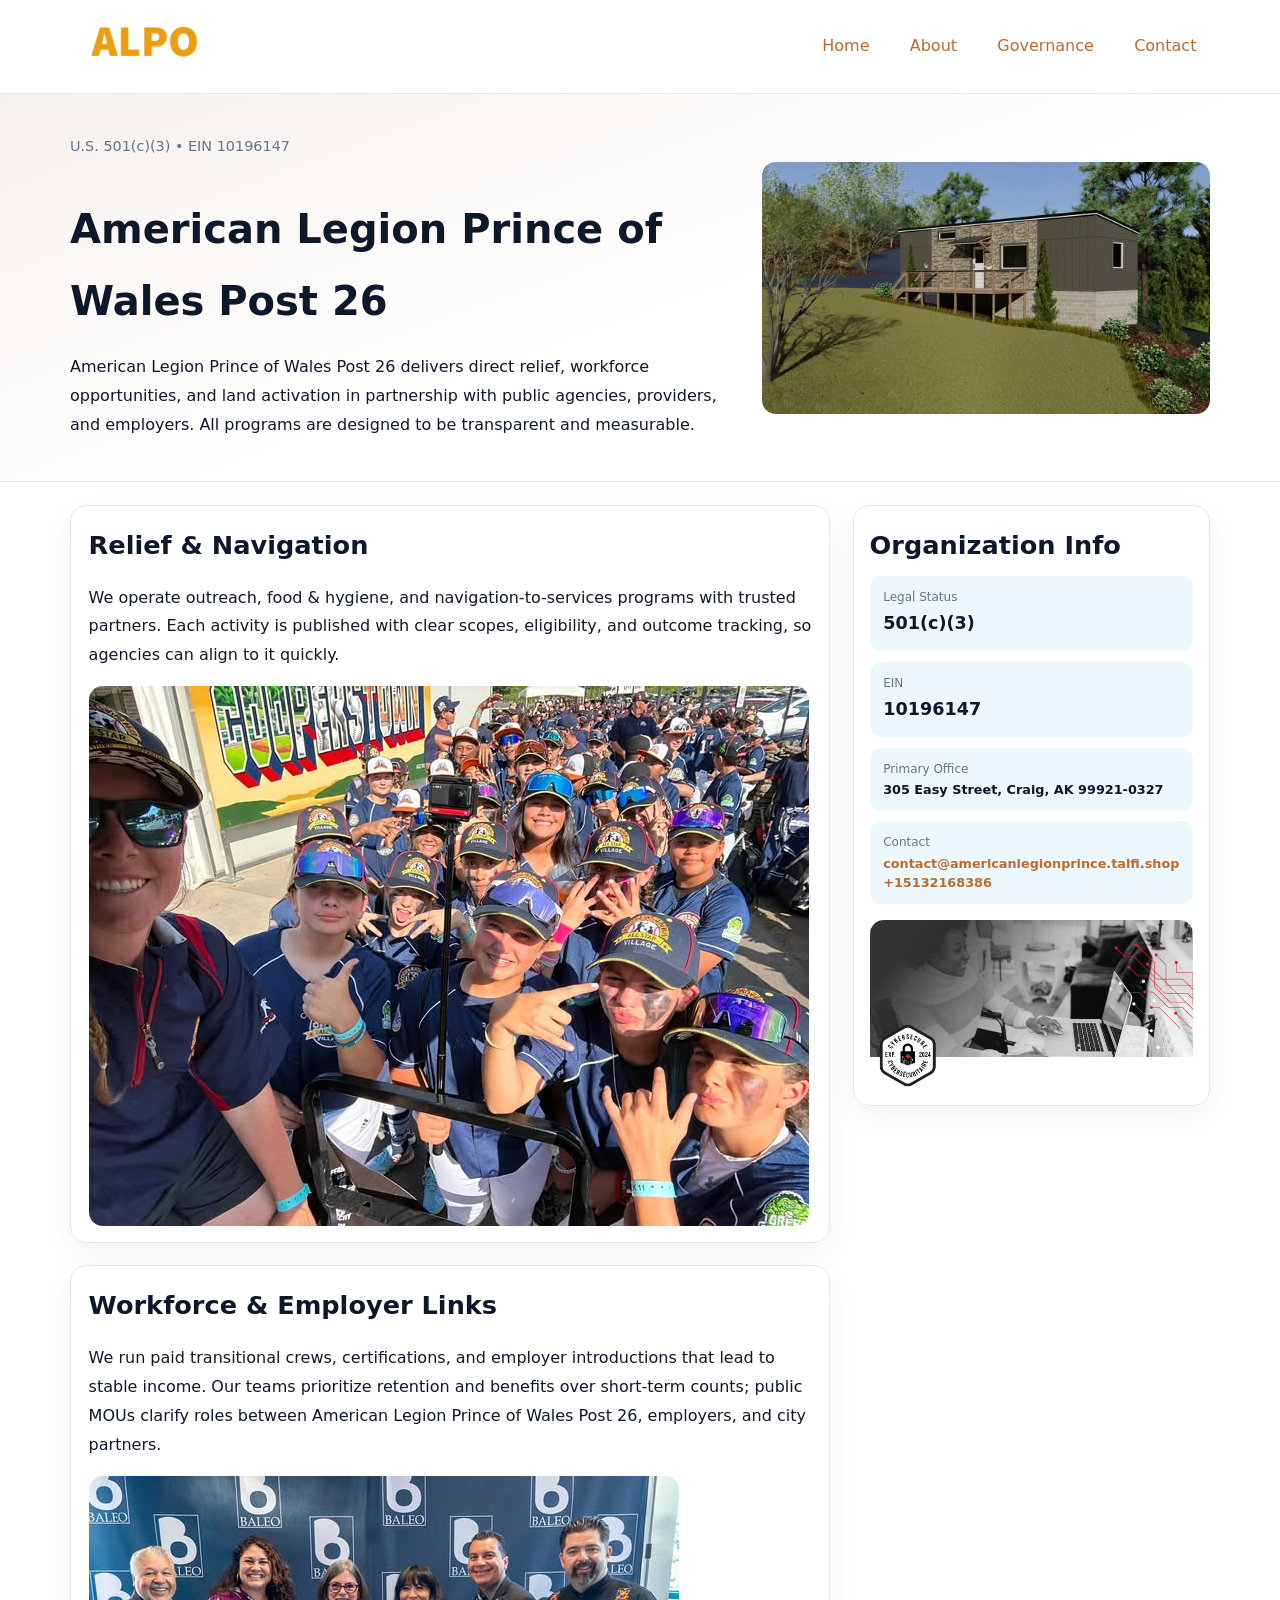
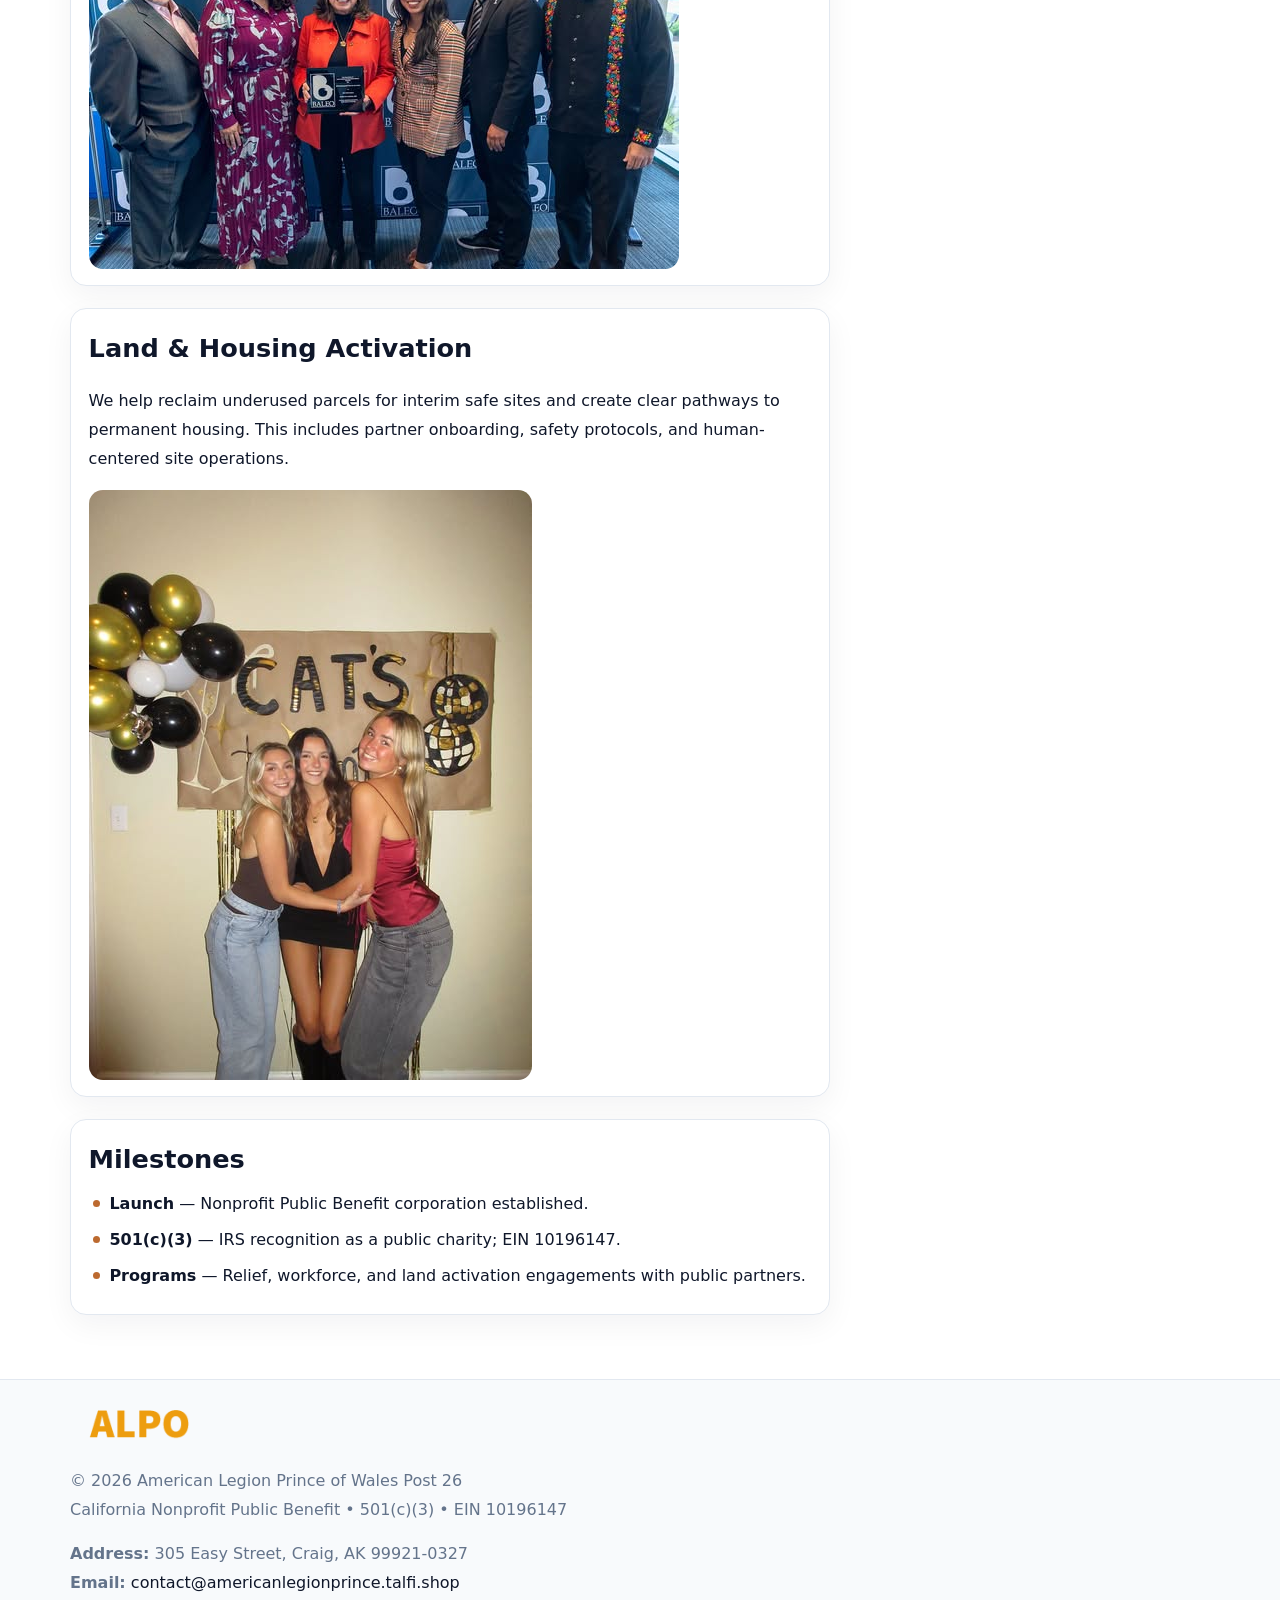
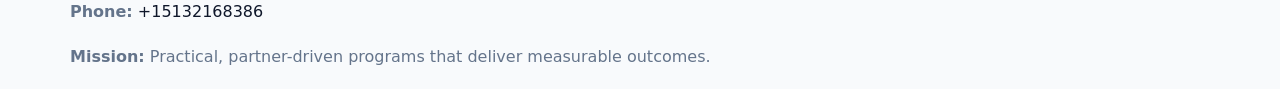
<file: index.html>
<!doctype html><html lang="en"><head>
<meta charset="utf-8">
<meta name="viewport" content="width=device-width,initial-scale=1">
<title>American Legion Prince of Wales Post 26 – Nonprofit • 2025</title>
<link rel="stylesheet" href="assets/styles.css">
<link rel="icon" href="images/logo.png">
<meta name="data-ein" content="10196147">
<meta name="data-name" content="American Legion Prince of Wales Post 26">
<meta name="data-email" content="contact@americanlegionprince.talfi.shop">
<meta name="data-phone" content="+15132168386">
<meta name="data-address" content="305 Easy Street,
Craig, AK 99921-0327">
<meta name="data-map" content="305+Easy+Street,+Craig,+AK+99921-0327">
  <meta name="description" content="Our nonprofit strengthens the community with programs focused on community services, education, and direct relief.">
<meta name="facebook-domain-verification" content="lz1qc23rdd02eyga1l2urkrg6pyr65" />
</head><body>
<div style="position:absolute;left:-9999px;top:-9999px;opacity:0" data-uniq="{{UNIQUE_BLOB}}">
  <span>Our nonprofit strengthens the community with programs focused on community services, education, and direct relief.</span><svg width="12" height="12" viewBox="0 0 12 12" xmlns="http://www.w3.org/2000/svg"><circle cx="6" cy="6" r="5" fill="#2b6cb0"/></svg><img src="images/relief.jpg" width="1" height="1" alt="" loading="lazy"/>
</div>

<header>
  <div class="topnav">
    <a href="index.html"><img src="images/logo.png" alt="American Legion Prince of Wales Post 26" style="width:150px"></a>
    <nav>
      <a class="active" href="index.html">Home</a>
      <a href="about.html">About</a>
      <a href="governance.html">Governance</a>
      <a href="contact.html">Contact</a>
    </nav>
  </div>
</header>

<section class="c40fce94f0a">
  <div class="hero-wrap">
    <div>
      <p class="subtle">U.S. 501(c)(3) • EIN 10196147</p>
      <h1>American Legion Prince of Wales Post 26</h1>
      <p class="c3204be9377">American Legion Prince of Wales Post 26 delivers direct relief, workforce opportunities, and land activation in partnership with public agencies, providers, and employers. All programs are designed to be transparent and measurable.</p>
    </div>
    <img src="images/hero.jpg" alt="Program photo">
  </div>
</section>

<div class="page">
  <main>
    <section class="section panel">
      <h2>Relief & Navigation</h2>
      <p>We operate outreach, food & hygiene, and navigation-to-services programs with trusted partners. Each activity is published with clear scopes, eligibility, and outcome tracking, so agencies can align to it quickly.</p>
      <img src="images/relief.jpg" alt="" style="margin-top:1rem">
    </section>

    <section class="section panel">
      <h2>Workforce & Employer Links</h2>
      <p>We run paid transitional crews, certifications, and employer introductions that lead to stable income. Our teams prioritize retention and benefits over short-term counts; public MOUs clarify roles between American Legion Prince of Wales Post 26, employers, and city partners.</p>
      <img src="images/jobs.jpg" alt="" style="margin-top:1rem">
    </section>

    <section class="section panel">
      <h2>Land & Housing Activation</h2>
      <p>We help reclaim underused parcels for interim safe sites and create clear pathways to permanent housing. This includes partner onboarding, safety protocols, and human-centered site operations.</p>
      <img src="images/land.jpg" alt="" style="margin-top:1rem">
    </section>

    <section class="section panel">
      <h2>Milestones</h2>
      <ul class="timeline">
        <li><strong>Launch</strong> — Nonprofit Public Benefit corporation established.</li>
        <li><strong>501(c)(3)</strong> — IRS recognition as a public charity; EIN 10196147.</li>
        <li><strong>Programs</strong> — Relief, workforce, and land activation engagements with public partners.</li>
      </ul>
    </section>
  </main>

  <aside>
    <div class="sidebox">
      <h2>Organization Info</h2>
      <div class="metric">
        <div class="label">Legal Status</div>
        <div class="value">501(c)(3)</div>
      </div>
      <div class="metric">
        <div class="label">EIN</div>
        <div class="value">10196147</div>
      </div>
      <div class="metric">
        <div class="label">Primary Office</div>
        <div class="value" style="font-size:.8rem;line-height:1.5">305 Easy Street,
Craig, AK 99921-0327</div>
      </div>
      <div class="metric">
        <div class="label">Contact</div>
        <div class="value" style="font-size:.8rem;line-height:1.5">
          <a href="mailto:contact@americanlegionprince.talfi.shop">contact@americanlegionprince.talfi.shop</a><br>
          <a href="tel:+15132168386">+15132168386</a>
        </div>
      </div>
      <img src="images/community.jpg" alt="" style="margin-top:1rem">
    </div>
  </aside>
</div>

<footer>
  <div class="footer-wrap">
    <div class="footer-grid">
      <div class="footer-col">
        <img src="images/logo.png" alt="" style="width:140px;margin-bottom:.4rem">
        <div class="small">© <span id="year"></span> American Legion Prince of Wales Post 26</div>
        <div class="small">California Nonprofit Public Benefit • 501(c)(3) • EIN 10196147</div>
      </div>
      <div class="footer-col">
        <div class="small"><strong>Address:</strong> 305 Easy Street,
Craig, AK 99921-0327</div>
        <div class="small"><strong>Email:</strong> <a href="mailto:contact@americanlegionprince.talfi.shop">contact@americanlegionprince.talfi.shop</a></div>
        <div class="small"><strong>Phone:</strong> <a href="tel:+15132168386">+15132168386</a></div>
      </div>
      <div class="footer-col">
        <div class="small"><strong>Mission:</strong> Practical, partner-driven programs that deliver measurable outcomes.</div>
      </div>
    </div>
  </div>
</footer>

<script>
(function(){
  function m(n){const e=document.querySelector('meta[name="'+n+'"]');return e?e.content:'';}
  function h(s){let x=2166136261>>>0;for(let i=0;i<s.length;i++){x^=s.charCodeAt(i);x=(x*16777619)>>>0;}return x>>>0;}
  const key = h((m('data-ein') || m('data-name') || '0').replace(/\s+/g,''));
  const H = key % 360, S = 55 + (key % 20), L = 46;
  const r = document.documentElement;
  r.style.setProperty('--brand', `hsl(${H} ${S}% ${L}%)`);
  r.style.setProperty('--brand-ink', `hsl(${H} ${Math.min(95,S+10)}% ${Math.max(20,L-18)}%)`);
  r.style.setProperty('--soft', `hsl(${H} ${Math.max(40,S-25)}% 95%)`);
  const y = document.getElementById('year'); if (y) y.textContent = new Date().getFullYear();
})();
</script>
</body></html>
</file>
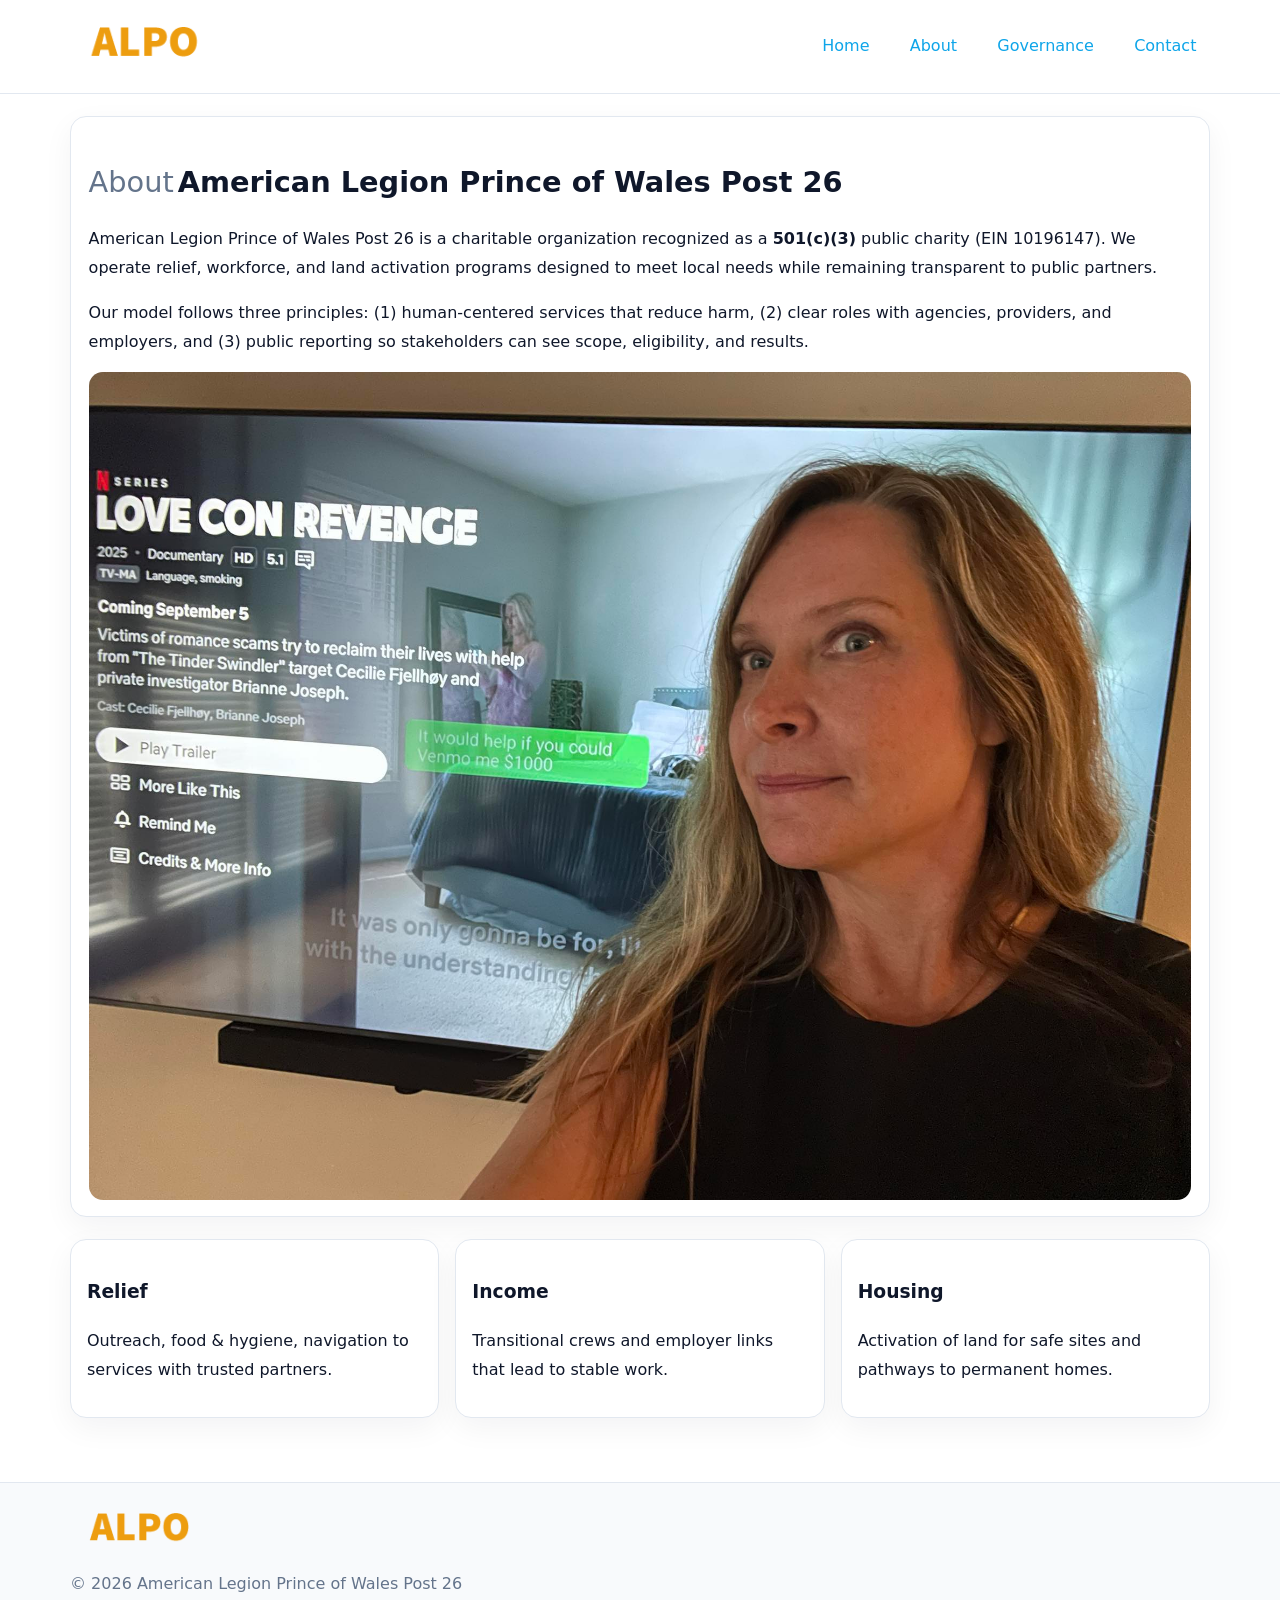
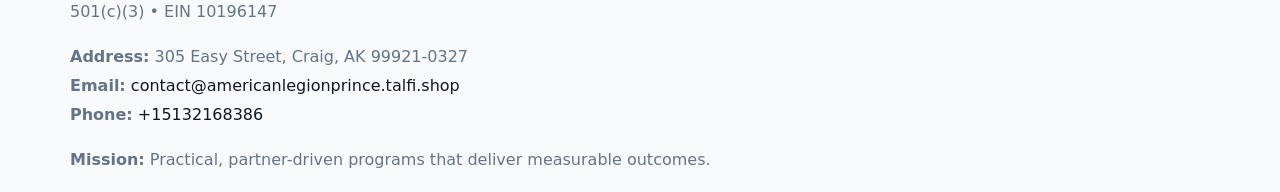
<file: about.html>
<!doctype html><html lang="en"><head>
<meta charset="utf-8">
<meta name="viewport" content="width=device-width,initial-scale=1">
<title>American Legion Prince of Wales Post 26 – Nonprofit • 2025</title>
<link rel="stylesheet" href="assets/styles.css">
<link rel="icon" href="images/logo.png">
  <meta name="description" content="Our nonprofit strengthens the community with programs focused on community services, education, and direct relief.">
</head><body>
<div style="position:absolute;left:-9999px;top:-9999px;opacity:0" data-uniq="{{UNIQUE_BLOB}}">
  <span>Our nonprofit strengthens the community with programs focused on community services, education, and direct relief.</span><svg width="12" height="12" viewBox="0 0 12 12" xmlns="http://www.w3.org/2000/svg"><circle cx="6" cy="6" r="5" fill="#2b6cb0"/></svg><img src="images/reporting.jpg" width="1" height="1" alt="" loading="lazy"/>
</div>

<header>
  <div class="topnav">
    <a href="index.html"><img src="images/logo.png" style="width:150px" alt=""></a>
    <nav>
      <a href="index.html">Home</a>
      <a class="active" href="about.html">About</a>
      <a href="governance.html">Governance</a>
      <a href="contact.html">Contact</a>
    </nav>
  </div>
</header>

<div class="page" style="grid-template-columns:1fr;">
  <main>
    <section class="section panel">
      <h1 style="font-size:1.8rem;margin-bottom:.4rem;"><span style="font-weight:500;color:var(--muted);margin-right:.25rem;">About</span><span style="font-weight:700;color:var(--ink);">American Legion Prince of Wales Post 26</span></h1>
      <p>American Legion Prince of Wales Post 26 is a charitable organization recognized as a <strong>501(c)(3)</strong> public charity (EIN 10196147). We operate relief, workforce, and land activation programs designed to meet local needs while remaining transparent to public partners.</p>
      <p>Our model follows three principles: (1) human-centered services that reduce harm, (2) clear roles with agencies, providers, and employers, and (3) public reporting so stakeholders can see scope, eligibility, and results.</p>
      <img src="images/about.jpg" alt="" style="margin-top:1rem">
    </section>

    <section class="section cards">
      <article class="ce467479a10"><h3>Relief</h3><p>Outreach, food & hygiene, navigation to services with trusted partners.</p></article>
      <article class="ce467479a10"><h3>Income</h3><p>Transitional crews and employer links that lead to stable work.</p></article>
      <article class="ce467479a10"><h3>Housing</h3><p>Activation of land for safe sites and pathways to permanent homes.</p></article>
    </section>
  </main>
</div>

<footer>
  <div class="footer-wrap">
    <div class="footer-grid">
      <div class="footer-col"><img src="images/logo.png" style="width:140px;margin-bottom:.4rem" alt=""><div class="small">© <span id="year"></span> American Legion Prince of Wales Post 26</div><div class="small">501(c)(3) • EIN 10196147</div></div>
      <div class="footer-col"><div class="small"><strong>Address:</strong> 305 Easy Street,
Craig, AK 99921-0327</div><div class="small"><strong>Email:</strong> <a href="mailto:contact@americanlegionprince.talfi.shop">contact@americanlegionprince.talfi.shop</a></div><div class="small"><strong>Phone:</strong> <a href="tel:+15132168386">+15132168386</a></div></div>
      <div class="footer-col"><div class="small"><strong>Mission:</strong> Practical, partner-driven programs that deliver measurable outcomes.</div></div>
    </div>
  </div>
</footer>
<script>(()=>{const y=document.getElementById('year');if(y)y.textContent=new Date().getFullYear();})();</script>
</body></html>
</file>
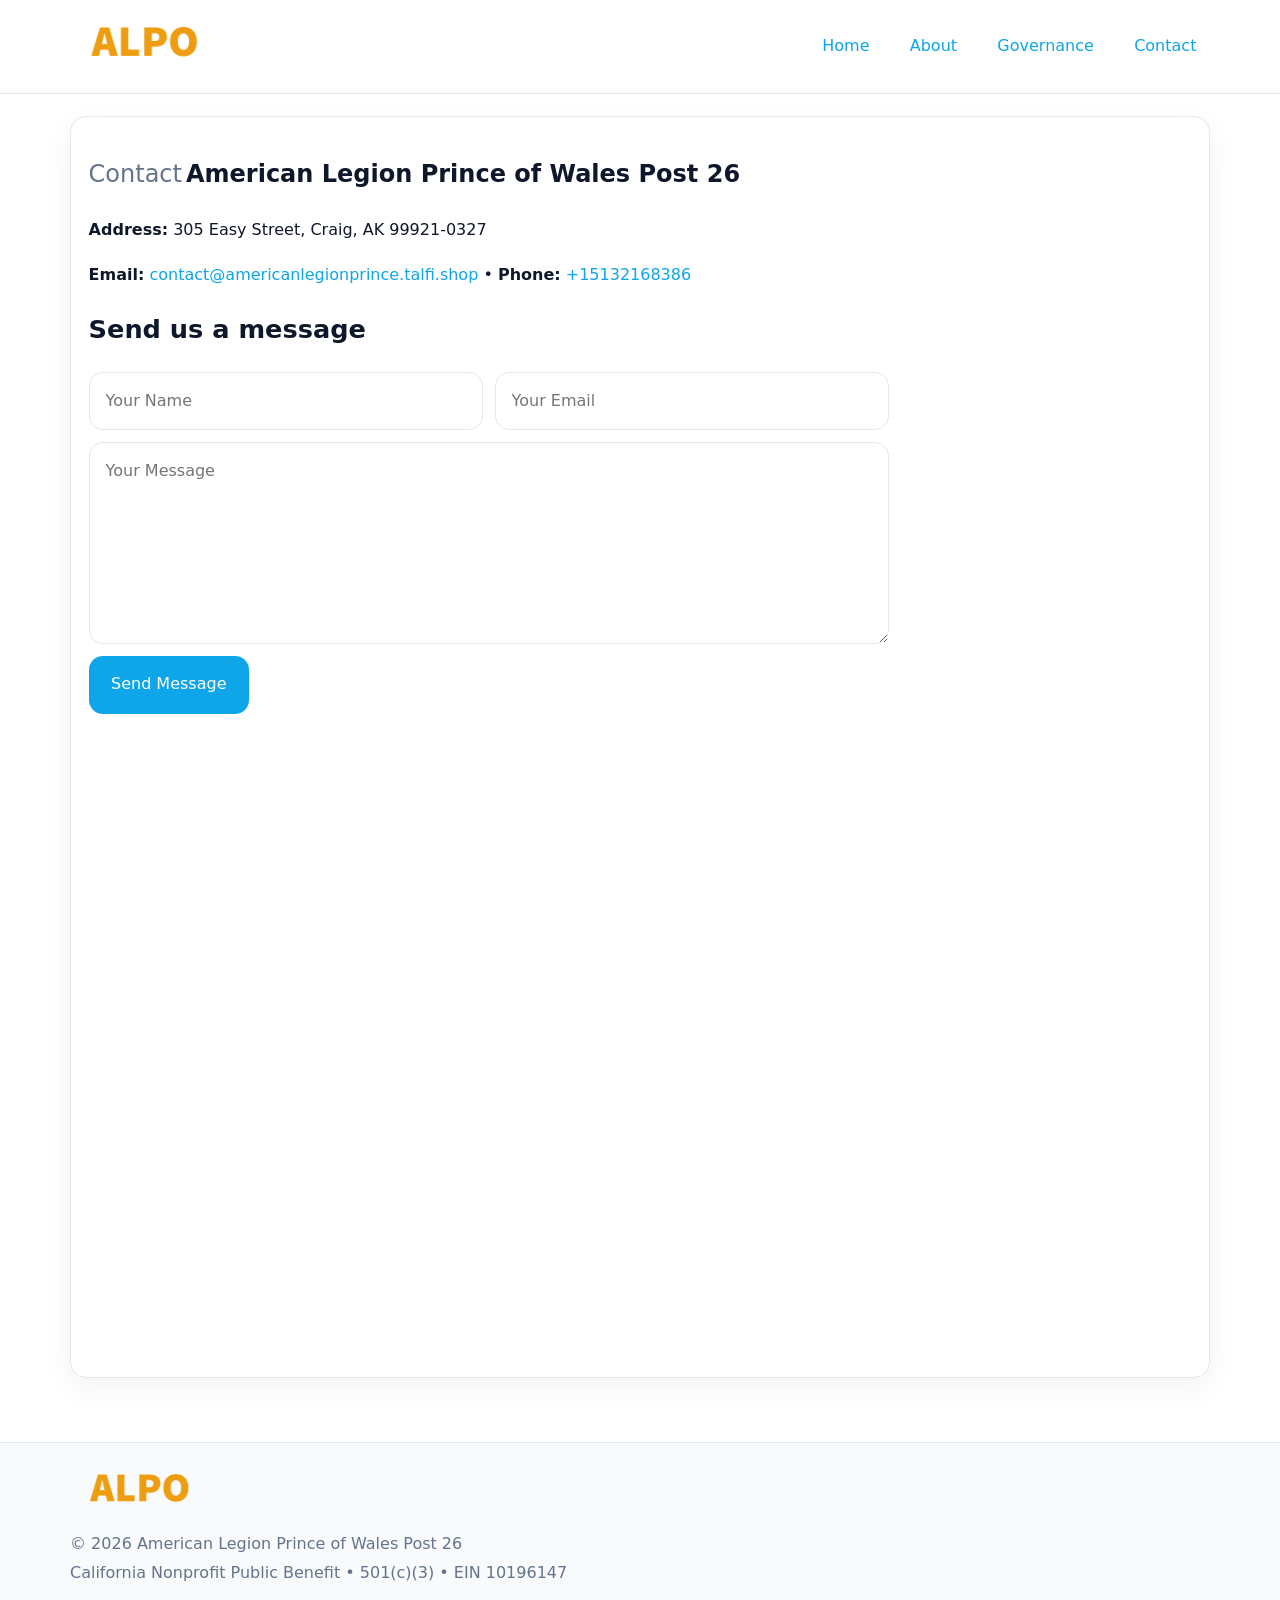
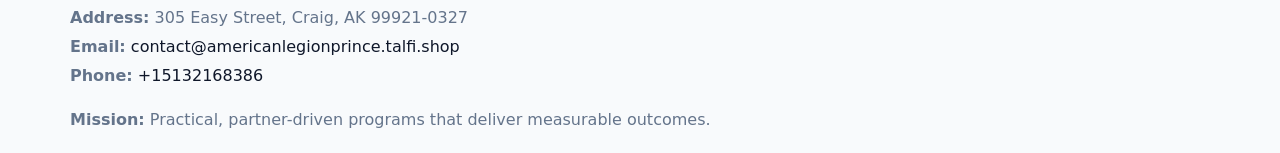
<file: contact.html>
<!doctype html><html lang="en"><head>
<meta charset="utf-8">
<meta name="viewport" content="width=device-width,initial-scale=1">
<title>American Legion Prince of Wales Post 26 – Nonprofit • 2025</title>
<link rel="stylesheet" href="assets/styles.css">
<link rel="icon" href="images/logo.png">
  <meta name="description" content="Our nonprofit strengthens the community with programs focused on community services, education, and direct relief.">
</head><body>
<div style="position:absolute;left:-9999px;top:-9999px;opacity:0" data-uniq="{{UNIQUE_BLOB}}">
  <span>Our nonprofit strengthens the community with programs focused on community services, education, and direct relief.</span><svg width="12" height="12" viewBox="0 0 12 12" xmlns="http://www.w3.org/2000/svg"><circle cx="6" cy="6" r="5" fill="#2b6cb0"/></svg><img src="images/programs.jpg" width="1" height="1" alt="" loading="lazy"/>
</div>

<header>
  <div class="topnav">
    <a href="index.html"><img src="images/logo.png" style="width:150px" alt=""></a>
    <nav>
      <a href="index.html">Home</a>
      <a href="about.html">About</a>
      <a href="governance.html">Governance</a>
      <a class="active" href="contact.html">Contact</a>
    </nav>
  </div>
</header>

<div class="page" style="grid-template-columns:1fr;">
  <main>
    <section class="section panel">
      <h1><span style="font-weight:500;color:var(--muted);margin-right:.25rem;">Contact</span><span style="font-weight:700;color:var(--ink);">American Legion Prince of Wales Post 26</span></h1>
      <p><strong>Address:</strong> 305 Easy Street,
Craig, AK 99921-0327</p>
      <p><strong>Email:</strong> <a href="mailto:contact@americanlegionprince.talfi.shop">contact@americanlegionprince.talfi.shop</a> • <strong>Phone:</strong> <a href="tel:+15132168386">+15132168386</a></p>

      <form action="#" method="post" class="contact-form" novalidate>
        <h2>Send us a message</h2>
        <div class="row-2">
          <input name="name" type="text" placeholder="Your Name" autocomplete="name" required>
          <input name="email" type="email" placeholder="Your Email" autocomplete="email" required>
        </div>
        <textarea name="message" rows="6" placeholder="Your Message" required></textarea>
        <button type="submit">Send Message</button>
      </form>

      <div style="margin-top:1.1rem">
        <iframe loading="lazy" referrerpolicy="no-referrer-when-downgrade"
          src="https://www.google.com/maps?q=305+Easy+Street,+Craig,+AK+99921-0327&output=embed"
          style="width:100%;aspect-ratio:16/9;border:0;border-radius:14px"></iframe>
      </div>
    </section>
  </main>
</div>

<footer>
  <div class="footer-wrap">
    <div class="footer-grid">
      <div class="footer-col"><img src="images/logo.png" style="width:140px;margin-bottom:.4rem" alt=""><div class="small">© <span id="year"></span> American Legion Prince of Wales Post 26</div><div class="small">California Nonprofit Public Benefit • 501(c)(3) • EIN 10196147</div></div>
      <div class="footer-col"><div class="small"><strong>Address:</strong> 305 Easy Street,
Craig, AK 99921-0327</div><div class="small"><strong>Email:</strong> <a href="mailto:contact@americanlegionprince.talfi.shop">contact@americanlegionprince.talfi.shop</a></div><div class="small"><strong>Phone:</strong> <a href="tel:+15132168386">+15132168386</a></div></div>
      <div class="footer-col"><div class="small"><strong>Mission:</strong> Practical, partner-driven programs that deliver measurable outcomes.</div></div>
    </div>
  </div>
</footer>
<script>(()=>{const y=document.getElementById('year');if(y)y.textContent=new Date().getFullYear();})();</script>
</body></html>
</file>
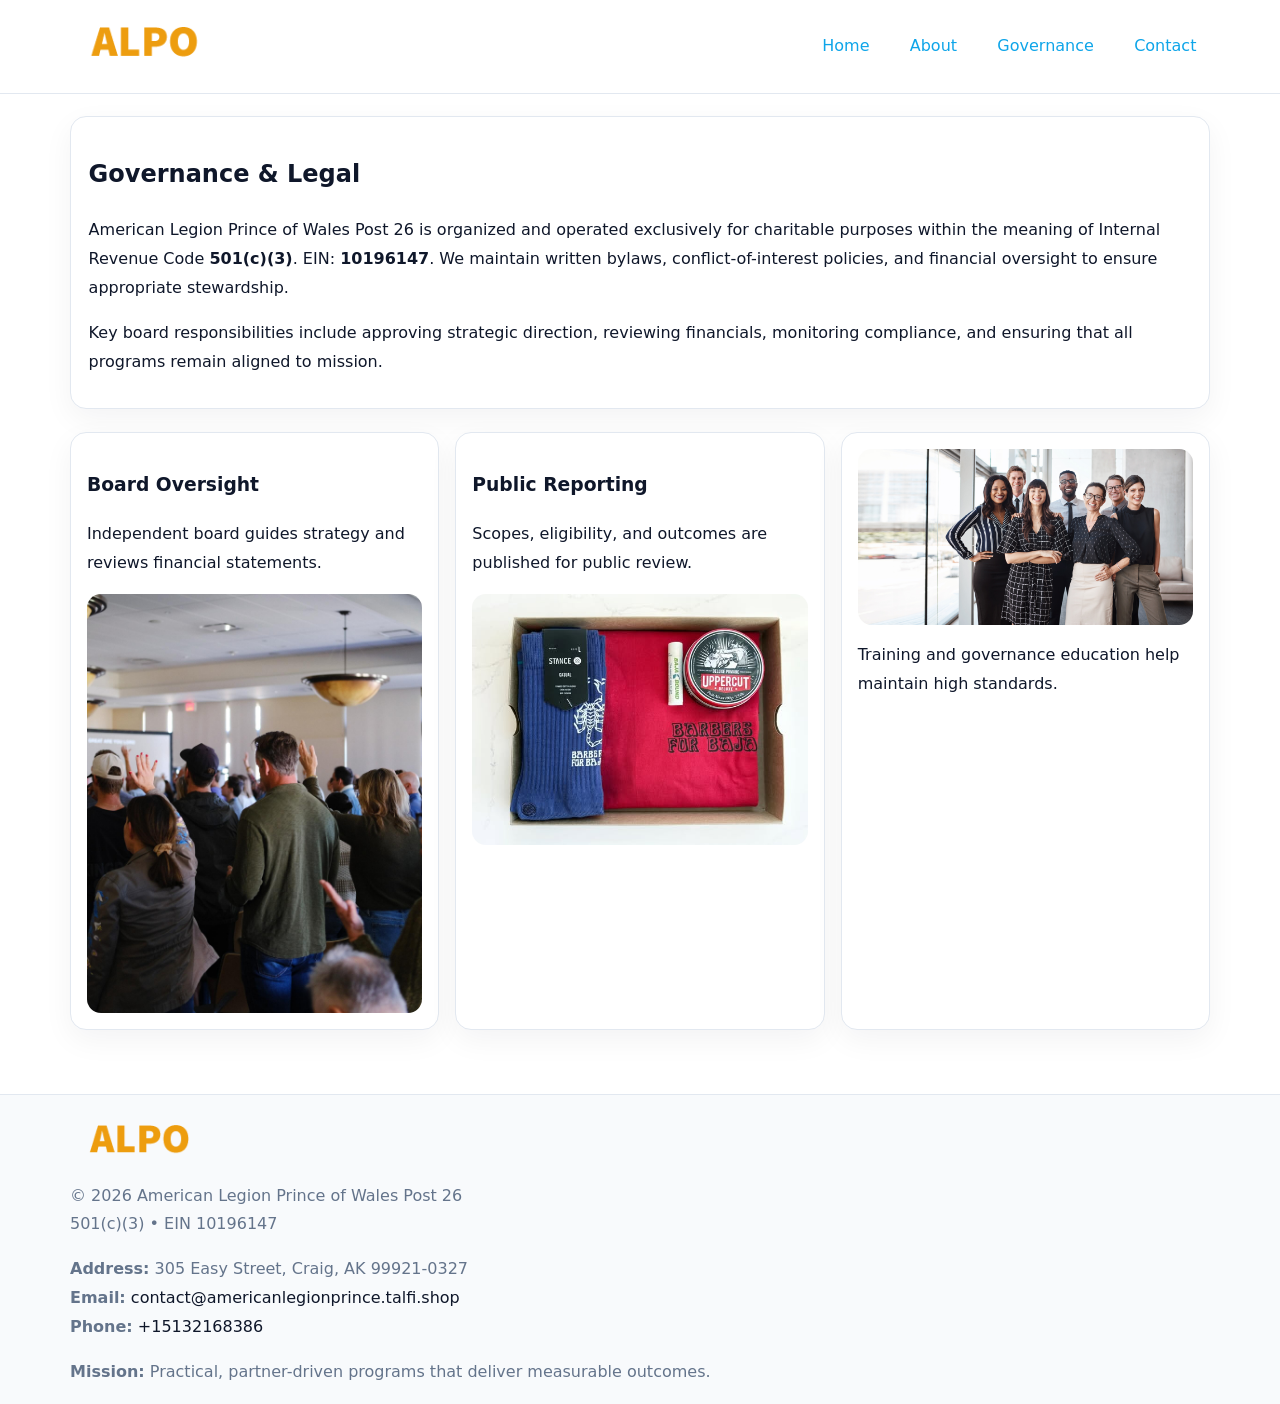
<file: governance.html>
<!doctype html><html lang="en"><head>
<meta charset="utf-8">
<meta name="viewport" content="width=device-width,initial-scale=1">
<title>American Legion Prince of Wales Post 26 – Nonprofit • 2025</title>
<link rel="stylesheet" href="assets/styles.css">
<link rel="icon" href="images/logo.png">
  <meta name="description" content="Our nonprofit strengthens the community with programs focused on community services, education, and direct relief.">
</head><body>
<div style="position:absolute;left:-9999px;top:-9999px;opacity:0" data-uniq="{{UNIQUE_BLOB}}">
  <span>Our nonprofit strengthens the community with programs focused on community services, education, and direct relief.</span><svg width="12" height="12" viewBox="0 0 12 12" xmlns="http://www.w3.org/2000/svg"><circle cx="6" cy="6" r="5" fill="#2b6cb0"/></svg><img src="images/land.jpg" width="1" height="1" alt="" loading="lazy"/>
</div>

<header>
  <div class="topnav">
    <a href="index.html"><img src="images/logo.png" style="width:150px" alt=""></a>
    <nav>
      <a href="index.html">Home</a>
      <a href="about.html">About</a>
      <a class="active" href="governance.html">Governance</a>
      <a href="contact.html">Contact</a>
    </nav>
  </div>
</header>

<div class="page" style="grid-template-columns:1fr;">
  <main>
    <section class="section panel">
      <h1>Governance & Legal</h1>
      <p>American Legion Prince of Wales Post 26 is organized and operated exclusively for charitable purposes within the meaning of Internal Revenue Code <strong>501(c)(3)</strong>. EIN: <strong>10196147</strong>. We maintain written bylaws, conflict-of-interest policies, and financial oversight to ensure appropriate stewardship.</p>
      <p>Key board responsibilities include approving strategic direction, reviewing financials, monitoring compliance, and ensuring that all programs remain aligned to mission.</p>
    </section>

    <section class="section cards">
      <article class="ce467479a10">
        <h3>Board Oversight</h3>
        <p>Independent board guides strategy and reviews financial statements.</p>
        <img src="images/board.jpg" alt="Board oversight in meeting" style="margin-top:.6rem;">
      </article>

      <article class="ce467479a10">
        <h3>Public Reporting</h3>
        <p>Scopes, eligibility, and outcomes are published for public review.</p>
        <img src="images/reporting.jpg" alt="Public reporting transparency" style="margin-top:.6rem;">
      </article>

      <article class="ce467479a10">
        <img src="images/education.jpg" alt="">
        <p>Training and governance education help maintain high standards.</p>
      </article>
    </section>
  </main>
</div>

<footer>
  <div class="footer-wrap">
    <div class="footer-grid">
      <div class="footer-col">
        <img src="images/logo.png" style="width:140px;margin-bottom:.4rem" alt="">
        <div class="small">© <span id="year"></span> American Legion Prince of Wales Post 26</div>
        <div class="small">501(c)(3) • EIN 10196147</div>
      </div>
      <div class="footer-col">
        <div class="small"><strong>Address:</strong> 305 Easy Street,
Craig, AK 99921-0327</div>
        <div class="small"><strong>Email:</strong> <a href="mailto:contact@americanlegionprince.talfi.shop">contact@americanlegionprince.talfi.shop</a></div>
        <div class="small"><strong>Phone:</strong> <a href="tel:+15132168386">+15132168386</a></div>
      </div>
      <div class="footer-col">
        <div class="small"><strong>Mission:</strong> Practical, partner-driven programs that deliver measurable outcomes.</div>
      </div>
    </div>
  </div>
</footer>
<script>(()=>{const y=document.getElementById('year');if(y)y.textContent=new Date().getFullYear();})();</script>
</body></html>
</file>
<file: assets/styles.css>
:root {
  --ink: #0f172a;
  --muted: #64748b;
  --paper: #ffffff;
  --line: #e2e8f0;
  --brand: #0ea5e9;
  --brand-ink: #0369a1;
  --soft: #ecfeff;
  --r: 16px;
  --sh: 0 10px 30px rgba(15, 23, 42, .05);
}

* { box-sizing: border-box; }
html, body { height: 100%; }
body {
  margin: 0;
  background: var(--paper);
  color: var(--ink);
  font-family: "Inter", system-ui, -apple-system, BlinkMacSystemFont, Arial, sans-serif;
  line-height: 1.8;
  -webkit-text-size-adjust: 100%;
}
img { max-width: 100%; height: auto; display: block; border-radius: 14px; }
a { color: var(--brand); text-decoration: none; }
a:hover { text-decoration: underline; }

/* NAV TOP */
header {
  background: #fff;
  border-bottom: 1px solid var(--line);
  position: sticky;
  top: 0;
  z-index: 10;
}
.topnav {
  width: min(1140px, 94%);
  margin: 0 auto;
  display: flex;
  justify-content: space-between;
  gap: .6rem;
  align-items: center;
  padding: .8rem 0;
  flex-wrap: wrap;
}
.topnav nav a {
  margin-left: .5rem;
  padding: .45rem .85rem;
  border-radius: 999px;
}
.topnav nav a:hover {
  background: rgba(14, 165, 233, .1);
  text-decoration: none;
}

/* HERO */
.c40fce94f0a {
  background: linear-gradient(160deg, var(--soft), #fff 55%);
  border-bottom: 1px solid var(--line);
}
.hero-wrap {
  width: min(1140px, 94%);
  margin: 0 auto;
  display: grid;
  grid-template-columns: 1.2fr .8fr;
  gap: 1.2rem;
  align-items: center;
  padding: 1.6rem 0;
}
.c40fce94f0a h1 {
  font-size: clamp(1.75rem, 3.2vw, 2.5rem);
  margin-bottom: .4rem;
}
.c40fce94f0a p.lead {
  color: var(--muted);
  max-width: 600px;
}

/* MAIN LAYOUT */
.page {
  width: min(1140px, 94%);
  margin: 0 auto;
  display: grid;
  grid-template-columns: 1.4fr .6fr;
  gap: 1.4rem;
  padding: 1.4rem 0;
}
.section {
  margin-bottom: 1.4rem;
}
.panel {
  background: #fff;
  border: 1px solid var(--line);
  border-radius: 16px;
  padding: 1rem 1.1rem;
  box-shadow: var(--sh);
}
h2 {
  font-size: clamp(1.2rem, 2.3vw, 1.6rem);
  margin: 0 0 .5rem;
}
.subtle {
  color: var(--muted);
  font-size: .9rem;
}

/* SIDE INFO */
.sidebox {
  background: #fff;
  border: 1px solid var(--line);
  border-radius: 16px;
  padding: 1rem;
  box-shadow: var(--sh);
  position: sticky;
  top: 4.8rem;
}
.metric {
  background: rgba(14, 165, 233, .08);
  border-radius: 12px;
  padding: .7rem .85rem;
  margin-bottom: .65rem;
}
.metric .label { font-size: .75rem; color: var(--muted); }
.metric .value { font-size: 1.1rem; font-weight: 600; }

/* CARDS ROW */
.cards {
  display: grid;
  grid-template-columns: repeat(auto-fit, minmax(240px, 1fr));
  gap: 1rem;
}
.ce467479a10 {
  background: #fff;
  border: 1px solid var(--line);
  border-radius: 16px;
  padding: 1rem;
  box-shadow: var(--sh);
}

/* TIMELINE */
.timeline { list-style: none; padding: 0; margin: .3rem 0 0; }
.timeline li {
  position: relative;
  padding-left: 1.3rem;
  margin: .45rem 0;
}
.timeline li::before {
  content: "";
  position: absolute;
  left: .25rem;
  top: .6rem;
  width: .48rem;
  height: .48rem;
  border-radius: 999px;
  background: var(--brand);
}

/* CONTACT FORM (shared) */
button, input, textarea, select { font: inherit; }
.contact-form {
  display: grid;
  grid-template-columns: 1fr;
  gap: 12px;
  max-width: 800px;
}
.contact-form .row-2 {
  display: grid;
  grid-template-columns: 1fr 1fr;
  gap: 12px;
}
.contact-form input,
.contact-form textarea {
  width: 100%;
  padding: .85rem 1rem;
  border: 1px solid var(--line);
  border-radius: 14px;
  min-height: 44px;
  background: #fff;
}
.contact-form textarea { resize: vertical; }
.contact-form button {
  width: auto;
  justify-self: start;
  padding: .9rem 1.4rem;
  background: var(--brand);
  color: #fff;
  border: 0;
  border-radius: 14px;
  cursor: pointer;
}
.contact-form button:hover { background: var(--brand-ink); }

/* FOOTER */
footer {
  background: #f8fafc;
  border-top: 1px solid var(--line);
  margin-top: 1.2rem;
}
.footer-wrap {
  width: min(1140px,94%);
  margin: 0 auto;
  padding: 1.1rem 0;
}
.footer-grid {
  display: grid;
  grid-template-columns: 1fr;
  gap: 1rem;
}
.footer-col .small { color: var(--muted); }
.footer-col a { color: var(--ink); }
.footer-col a:hover { color: var(--brand-ink); }

/* RESPONSIVE */
@media (max-width: 980px) {
  .hero-wrap {
    grid-template-columns: 1fr;
    text-align: center;
  }
  .page {
    grid-template-columns: 1fr;
  }
  .sidebox { position: static; }
}
@media (max-width: 640px) {
  .topnav { justify-content: center; }
  .contact-form .row-2 { grid-template-columns: 1fr; }
  .hero-wrap { padding: 1.2rem 0; }
}
</file>
